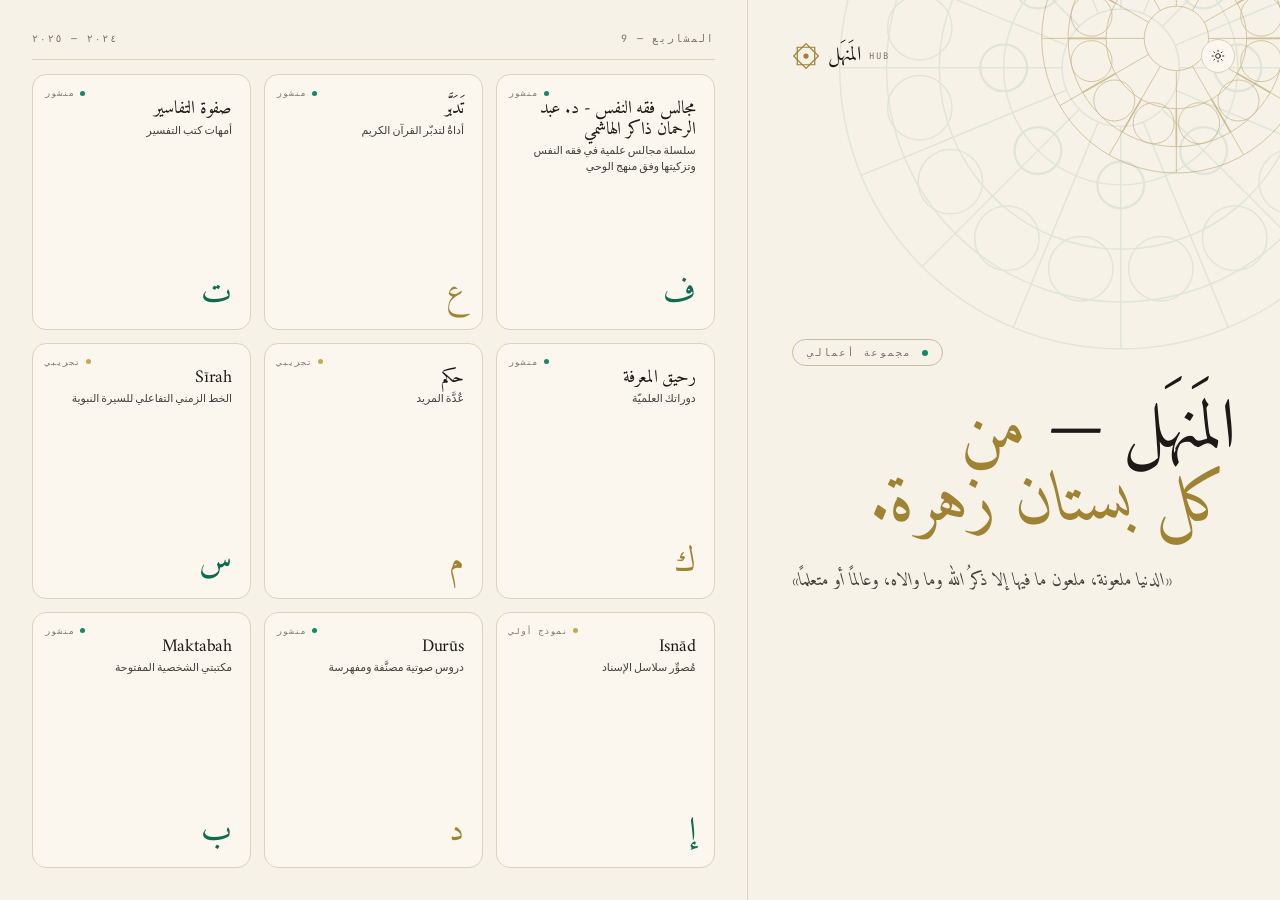
<file: index.html>
<!doctype html>
<html lang="ar" dir="rtl">
<head>
<meta charset="utf-8"/>
<meta name="viewport" content="width=device-width,initial-scale=1,viewport-fit=cover"/>
<title>أجورا — مركز</title>
<link rel="preconnect" href="https://fonts.googleapis.com"/>
<link rel="preconnect" href="https://fonts.gstatic.com" crossorigin/>
<link href="https://fonts.googleapis.com/css2?family=Amiri:ital,wght@0,400;0,700;1,400;1,700&family=Plus+Jakarta+Sans:wght@400;500;600;700&family=JetBrains+Mono:wght@400;500&display=swap" rel="stylesheet"/>
<style>
/* ===== Tokens ===== */
:root {
  --emerald: #0D6B4E;
  --emerald-deep: #084833;
  --emerald-soft: #15876A;
  --gold: #C8A84E;
  --gold-soft: #D9BE73;
  --gold-deep: #9F8232;
  --bg: #F7F2E8;
  --bg-2: #F1EADC;
  --surface: #FBF7EE;
  --ink: #1C1917;
  --ink-2: #44403C;
  --muted: #78716C;
  --line: #DCD2BD;
  --line-2: #C9BB9F;
  --serif: "Amiri", Georgia, serif;
  --sans: "Plus Jakarta Sans", system-ui, sans-serif;
  --mono: "JetBrains Mono", ui-monospace, monospace;
  --radius: 14px;
  --ease-out: cubic-bezier(.16,.84,.36,1);
}
[data-theme="dark"] {
  --bg: #14172A;
  --bg-2: #1A1D33;
  --surface: #1E2138;
  --ink: #EDE8E0;
  --ink-2: #C9C2B5;
  --muted: #8A8576;
  --line: #2C3050;
  --line-2: #3A3F60;
  --emerald: #2BA37C;
  --gold: #D9BE73;
  --gold-deep: #C8A84E;
}

* { box-sizing: border-box; margin: 0; padding: 0; }
html, body { height: 100%; }

body {
  background: var(--bg);
  color: var(--ink);
  font-family: var(--sans);
  -webkit-font-smoothing: antialiased;
  height: 100vh;
  height: 100dvh;
  overflow: hidden;
}

a { color: inherit; text-decoration: none; }

/* ===== Layout principal — single page, fits viewport ===== */
.page {
  display: grid;
  grid-template-columns: minmax(360px, 5fr) 7fr;
  height: 100vh;
  height: 100dvh;
  width: 100%;
  min-height: 0;
}

/* ===== Colonne gauche : Hero ===== */
.hero {
  position: relative;
  display: flex;
  flex-direction: column;
  padding: clamp(20px, 3vw, 40px) clamp(24px, 3.5vw, 48px);
  overflow: hidden;
  border-left: 1px solid var(--line);
  min-width: 0;
}

/* Rosette de fond — coin haut droit */
.hero-rosette {
  position: absolute;
  right: -25%;
  top: -25%;
  width: 110%;
  aspect-ratio: 1;
  color: var(--emerald);
  opacity: 0.09;
  pointer-events: none;
}
[data-theme="dark"] .hero-rosette { color: var(--gold); opacity: 0.12; }
.hero-rosette svg { width: 100%; height: 100%; }

.hero-rosette-inner {
  position: absolute;
  right: -8%;
  top: -12%;
  width: 55%;
  aspect-ratio: 1;
  color: var(--gold-deep);
  opacity: 0.45;
  pointer-events: none;
}
.hero-rosette-inner svg { width: 100%; height: 100%; }

.hero-top {
  position: relative;
  z-index: 2;
  display: flex;
  align-items: center;
  justify-content: space-between;
  gap: 16px;
}

/* Branding coin */
.hero-brand {
  display: flex;
  align-items: center;
  gap: 8px;
  font-family: var(--serif);
}
.hero-brand-label {
  font-family: var(--mono);
  font-size: 9px;
  letter-spacing: 0.22em;
  text-transform: uppercase;
  color: var(--muted);
}
.hero-brand-name {
  font-family: var(--serif);
  font-size: clamp(16px, 1.6vw, 20px);
}
.hero-brand-mark {
  width: 28px; height: 28px;
  color: var(--gold-deep);
}
.hero-brand-mark svg { width: 100%; height: 100%; }

/* Theme toggle */
.theme-toggle {
  width: 34px; height: 34px;
  border-radius: 50%;
  border: 1px solid var(--line);
  background: var(--surface);
  color: var(--ink);
  display: grid; place-items: center;
  cursor: pointer;
  transition: border-color .2s;
  flex-shrink: 0;
}
.theme-toggle:hover { border-color: var(--gold); }
.theme-toggle svg { width: 14px; height: 14px; }
.theme-toggle .moon { display: none; }
[data-theme="dark"] .theme-toggle .sun { display: none; }
[data-theme="dark"] .theme-toggle .moon { display: block; }

/* Contenu hero */
.hero-content {
  position: relative;
  z-index: 2;
  flex: 1;
  display: flex;
  flex-direction: column;
  justify-content: center;
  align-items: flex-end;
  text-align: right;
  gap: clamp(16px, 2.4vw, 28px);
  min-height: 0;
  padding: clamp(12px, 2vh, 24px) 0;
}

.hero-badge {
  display: inline-flex;
  align-items: center;
  gap: 10px;
  font-family: var(--mono);
  font-size: 10px;
  letter-spacing: 0.2em;
  text-transform: uppercase;
  color: var(--muted);
  padding: 6px 14px;
  border: 1px solid var(--line-2);
  border-radius: 999px;
}
.hero-badge-dot {
  width: 6px; height: 6px; border-radius: 50%;
  background: var(--emerald-soft);
  animation: pulse 2.4s ease-in-out infinite;
}
[data-theme="dark"] .hero-badge-dot { background: var(--gold); }
@keyframes pulse {
  0%,100% { opacity: .4; transform: scale(.8); }
  50% { opacity: 1; transform: scale(1); }
}

.hero h1 {
  font-family: var(--serif);
  font-size: clamp(34px, 5.4vw, 76px);
  font-weight: 400;
  line-height: 1.05;
  letter-spacing: -0.01em;
  text-wrap: balance;
}
.hero h1 em {
  font-style: italic;
  color: var(--gold-deep);
}
[data-theme="dark"] .hero h1 em { color: var(--gold); }

.hero-sub {
  font-family: var(--serif);
  font-size: clamp(15px, 1.4vw, 19px);
  font-style: italic;
  line-height: 1.6;
  color: var(--ink-2);
  max-width: 540px;
}

/* ===== Colonne droite : Grille projets ===== */
.projects-col {
  display: flex;
  flex-direction: column;
  padding: clamp(20px, 3vw, 32px) clamp(20px, 3vw, 32px);
  min-width: 0;
  min-height: 0;
}

/* Header colonne droite */
.col-header {
  display: flex;
  align-items: center;
  justify-content: space-between;
  padding-bottom: 14px;
  border-bottom: 1px solid var(--line);
  margin-bottom: 14px;
  flex-shrink: 0;
}
.col-header-label {
  font-family: var(--mono);
  font-size: 10px;
  letter-spacing: 0.18em;
  text-transform: uppercase;
  color: var(--muted);
}

/* Grille — uniform 3×3, fills available space */
.cards-grid {
  display: grid;
  grid-template-columns: repeat(3, 1fr);
  grid-auto-rows: 1fr;
  gap: clamp(8px, 1vw, 14px);
  flex: 1;
  min-height: 0;
}

/* Carte projet */
.pcard {
  position: relative;
  display: flex;
  flex-direction: column;
  padding: clamp(12px, 1.4vw, 20px);
  background: var(--surface);
  border: 1px solid var(--line);
  border-radius: var(--radius);
  overflow: hidden;
  transition: transform .3s var(--ease-out), border-color .25s, box-shadow .3s var(--ease-out);
  cursor: pointer;
  text-align: right;
  min-height: 0;
}
.pcard:hover {
  transform: translateY(-2px);
  border-color: var(--gold);
  box-shadow: 0 16px 40px -20px rgba(13,107,78,.22), 0 4px 12px -4px rgba(0,0,0,.06);
}
[data-theme="dark"] .pcard:hover {
  box-shadow: 0 16px 40px -20px rgba(216,190,115,.18), 0 4px 12px -4px rgba(0,0,0,.4);
}

.pcard-glyph {
  font-family: var(--serif);
  font-size: clamp(26px, 2.6vw, 38px);
  line-height: 1;
  color: var(--emerald);
  margin-top: auto;
}
.pcard--gold .pcard-glyph { color: var(--gold-deep); }
[data-theme="dark"] .pcard--gold .pcard-glyph { color: var(--gold); }

.pcard-name {
  font-family: var(--serif);
  font-size: clamp(15px, 1.4vw, 20px);
  font-weight: 400;
  letter-spacing: -0.01em;
  margin-top: 6px;
  line-height: 1.15;
}
.pcard-tag {
  font-size: clamp(11px, 0.85vw, 12.5px);
  color: var(--ink-2);
  line-height: 1.45;
  margin-top: 2px;
  display: -webkit-box;
  -webkit-line-clamp: 2;
  -webkit-box-orient: vertical;
  overflow: hidden;
}

.pcard-status {
  position: absolute;
  top: 12px;
  left: 12px;
  display: flex;
  align-items: center;
  gap: 5px;
  font-family: var(--mono);
  font-size: 8.5px;
  letter-spacing: 0.1em;
  text-transform: uppercase;
  color: var(--muted);
}
.pcard-dot {
  width: 5px; height: 5px; border-radius: 50%;
  background: var(--emerald-soft);
}
.pcard--prototype .pcard-dot { background: var(--gold); }

/* Motif coin décoratif */
.pcard-corner {
  position: absolute;
  bottom: 0; left: 0;
  width: 40px; height: 40px;
  color: var(--gold);
  opacity: 0;
  transition: opacity .3s;
  pointer-events: none;
}
.pcard-corner svg { width: 100%; height: 100%; }
.pcard:hover .pcard-corner { opacity: .5; }

/* ===== Animations rosette ===== */
@keyframes spin { from { transform: rotate(0); } to { transform: rotate(360deg); } }
@keyframes counter { from { transform: rotate(0); } to { transform: rotate(-360deg); } }
.r-spin { animation: spin 120s linear infinite; transform-origin: 50% 50%; }
.r-counter { animation: counter 160s linear infinite; transform-origin: 50% 50%; }

/* ===== Responsive ===== */
/* Tablette portrait — vertical stack, tout dans le viewport */
@media (max-width: 900px) {
  .page {
    grid-template-columns: 1fr;
    grid-template-rows: minmax(220px, 38dvh) minmax(0, 1fr);
  }
  .hero {
    border-left: none;
    border-bottom: 1px solid var(--line);
    padding: clamp(14px, 2.6vw, 22px) clamp(18px, 3.6vw, 30px);
    min-height: 0;
  }
  .hero-rosette { right: -30%; top: -35%; width: 90%; }
  .hero-rosette-inner { right: -10%; top: -18%; width: 45%; }
  .hero-content {
    padding: clamp(6px, 1.5vh, 12px) 0;
    gap: clamp(8px, 1.6vh, 14px);
  }
  .hero h1 {
    font-size: clamp(30px, 5.4vw, 52px);
    line-height: 1.05;
  }
  .hero-sub {
    font-size: clamp(13px, 1.8vw, 16px);
    line-height: 1.55;
  }
  .projects-col {
    padding: clamp(14px, 2.4vw, 22px);
  }
  .col-header { padding-bottom: 10px; margin-bottom: 10px; }
  .cards-grid {
    grid-template-columns: repeat(3, 1fr);
    gap: clamp(8px, 1.4vw, 12px);
  }
  .pcard {
    padding: clamp(10px, 1.6vw, 14px);
  }
}

/* Téléphone — hero compact, grille 3×3 lisible */
@media (max-width: 640px) {
  .page {
    grid-template-rows: minmax(180px, 32dvh) minmax(0, 1fr);
  }
  .hero {
    padding: 14px 18px;
  }
  .hero-content {
    gap: 10px;
    padding: 4px 0;
  }
  .hero h1 {
    font-size: clamp(24px, 6.8vw, 34px);
    line-height: 1.08;
  }
  .hero-sub {
    font-size: 12.5px;
    line-height: 1.5;
    -webkit-line-clamp: 3;
    display: -webkit-box;
    -webkit-box-orient: vertical;
    overflow: hidden;
  }
  .hero-badge { font-size: 8.5px; padding: 4px 10px; letter-spacing: 0.18em; }
  .hero-brand-name { font-size: 16px; }
  .projects-col {
    padding: 12px 14px 14px;
  }
  .col-header { padding-bottom: 8px; margin-bottom: 8px; }
  .col-header-label { font-size: 9px; }
  .cards-grid {
    gap: 7px;
  }
  .pcard {
    padding: 10px 8px 8px;
    border-radius: 10px;
  }
  .pcard-status {
    top: 7px; left: 7px;
    font-size: 7px;
    letter-spacing: 0.06em;
  }
  .pcard-status .pcard-dot { width: 4px; height: 4px; }
  .pcard-glyph { font-size: 22px; }
  .pcard-name { font-size: 13px; margin-top: 4px; }
  .pcard-tag {
    font-size: 10px;
    line-height: 1.35;
    -webkit-line-clamp: 2;
  }
}

/* Très petits écrans — masquer la tagline pour garder lisible */
@media (max-width: 380px) {
  .pcard-tag { display: none; }
  .pcard-glyph { font-size: 20px; }
  .pcard-name { font-size: 12.5px; }
  .hero h1 { font-size: 22px; }
}

/* Paysage très bas — réduit le hero */
@media (max-height: 600px) and (min-width: 901px) {
  .hero h1 { font-size: clamp(32px, 4.4vw, 56px); }
  .hero-content { gap: 14px; }
}

/* Paysage mobile (h < 500px) — reviens à 2 colonnes pour ne pas écraser */
@media (max-height: 500px) and (orientation: landscape) {
  .page {
    grid-template-columns: minmax(280px, 4fr) 7fr;
    grid-template-rows: 1fr;
  }
  .hero {
    border-left: 1px solid var(--line);
    border-bottom: none;
    padding: 14px 20px;
  }
  .hero h1 { font-size: clamp(22px, 4.4vw, 36px); }
  .hero-sub { font-size: 12px; line-height: 1.45; }
  .projects-col { padding: 12px 14px; }
  .cards-grid { grid-template-columns: repeat(3, 1fr); gap: 8px; }
  .pcard { padding: 10px 8px; }
  .pcard-glyph { font-size: 22px; }
  .pcard-name { font-size: 13px; }
  .pcard-tag { font-size: 10px; -webkit-line-clamp: 2; display: -webkit-box; -webkit-box-orient: vertical; overflow: hidden; }
  .pcard-status { top: 7px; left: 7px; font-size: 7.5px; }
}

/* Reduce motion */
@media (prefers-reduced-motion: reduce) {
  .r-spin, .r-counter { animation: none; }
  .hero-badge-dot { animation: none; }
}
</style>
</head>
<body>
<script src="motifs.js"></script>
<script src="projects-data.js"></script>

<div class="page" id="page">

  <!-- ===== HERO ===== -->
  <div class="hero">

    <!-- Rosettes de fond -->
    <div class="hero-rosette r-spin" id="bigRosette"></div>
    <div class="hero-rosette-inner r-counter" id="innerRosette"></div>

    <!-- Top bar : branding + theme toggle -->
    <div class="hero-top">
      <button class="theme-toggle" id="themeToggle" aria-label="تغيير المظهر">
        <svg class="sun" viewBox="0 0 24 24" fill="none" stroke="currentColor" stroke-width="1.6" stroke-linecap="round">
          <circle cx="12" cy="12" r="4"/>
          <path d="M12 2v2M12 20v2M2 12h2M20 12h2M4.9 4.9l1.4 1.4M17.7 17.7l1.4 1.4M4.9 19.1l1.4-1.4M17.7 6.3l1.4-1.4"/>
        </svg>
        <svg class="moon" viewBox="0 0 24 24" fill="none" stroke="currentColor" stroke-width="1.6" stroke-linecap="round" stroke-linejoin="round">
          <path d="M21 12.8A9 9 0 1 1 11.2 3a7 7 0 0 0 9.8 9.8z"/>
        </svg>
      </button>
      <div class="hero-brand">
        <span class="hero-brand-label">HUB</span>
        <span class="hero-brand-name">المَنهَل</span>
        <span class="hero-brand-mark" id="logoMark"></span>
      </div>
    </div>

    <!-- Contenu centré -->
    <div class="hero-content">
      <span class="hero-badge">
        <span class="hero-badge-dot"></span>
        مجموعة أعمالي
      </span>
      <h1>المَنهَل — <em>من كل بستان زهرة.</em></h1>
      <p class="hero-sub">
        «الدنيا ملعونة، ملعون ما فيها إلا ذكرُ الله وما والاه، وعالمًا أو متعلمًا»
      </p>
    </div>

  </div>

  <!-- ===== PROJETS ===== -->
  <div class="projects-col">
    <div class="col-header">
      <span class="col-header-label">المشاريع — <span id="projectCount"></span></span>
      <span class="col-header-label">٢٠٢٤ — ٢٠٢٥</span>
    </div>
    <div class="cards-grid" id="projectsCol"></div>
  </div>

</div>

<script>
(function () {
  // --- Theme ---
  const root = document.documentElement;
  const saved = localStorage.getItem('agora-theme');
  const prefersDark = window.matchMedia('(prefers-color-scheme: dark)').matches;
  let theme = saved || (prefersDark ? 'dark' : 'light');
  root.dataset.theme = theme;

  document.getElementById('themeToggle').addEventListener('click', () => {
    theme = theme === 'dark' ? 'light' : 'dark';
    root.dataset.theme = theme;
    localStorage.setItem('agora-theme', theme);
  });

  // --- Motifs ---
  document.getElementById('bigRosette').innerHTML = window.AgoraMotifs.rosette16;
  document.getElementById('innerRosette').innerHTML = window.AgoraMotifs.rosette12;
  document.getElementById('logoMark').innerHTML = window.AgoraMotifs.logoMark;

  // --- Projets : URLs Vercel ---
  // ⚠️ Modifie ces URLs avec tes vrais déploiements Vercel.
  // La clé est le `slug` du projet (voir projects-data.js).
  const VERCEL_URLS = {
    fiqhnafs: "https://iqraa-fiqh-nafs.vercel.app",
    tadabbur:    "https://qtadabbur.vercel.app",
    tafsir:   "https://safwattafasir.vercel.app",
    hikam:  "https://hikam.netlify.app",
    sirah:    "https://sirah.vercel.app",
    fikr:    "https://rahiqmaarifa.vercel.app",
    isnad:    "https://isnad.vercel.app",
    duroos:   "https://duroos.vercel.app",
    maktabah: "https://maktabah.vercel.app",
  };

  const projects = window.AgoraProjects;

  // --- Cartes projets ---
  const col = document.getElementById('projectsCol');
  document.getElementById('projectCount').textContent = projects.length;

  function makeCard(p) {
    const href = VERCEL_URLS[p.slug] || p.href || '#';
    const isPrototype = p.status === 'نموذج أولي' || p.status === 'تجريبي';
    const card = document.createElement('a');
    card.href = href;
    card.target = '_blank';
    card.rel = 'noopener noreferrer';
    card.className = `pcard pcard--${p.accent}${isPrototype ? ' pcard--prototype' : ''}`;
    card.innerHTML = `
      <div class="pcard-status">
        <span class="pcard-dot"></span>
        ${p.status}
      </div>
      <div class="pcard-name">${p.name}</div>
      <div class="pcard-tag">${p.tagline}</div>
      <div class="pcard-glyph">${p.glyph}</div>
      <div class="pcard-corner">
        <svg viewBox="0 0 48 48" fill="none" stroke="currentColor" stroke-width="0.6">
          <path d="M0 48 L0 0 L48 48 Z" fill="currentColor" opacity="0.06" stroke="none"/>
          <path d="M0 36 L12 48 M0 24 L24 48 M0 12 L36 48"/>
        </svg>
      </div>
    `;
    return card;
  }

  projects.forEach(p => col.appendChild(makeCard(p)));

})();
</script>
</body>
</html>
</file>
